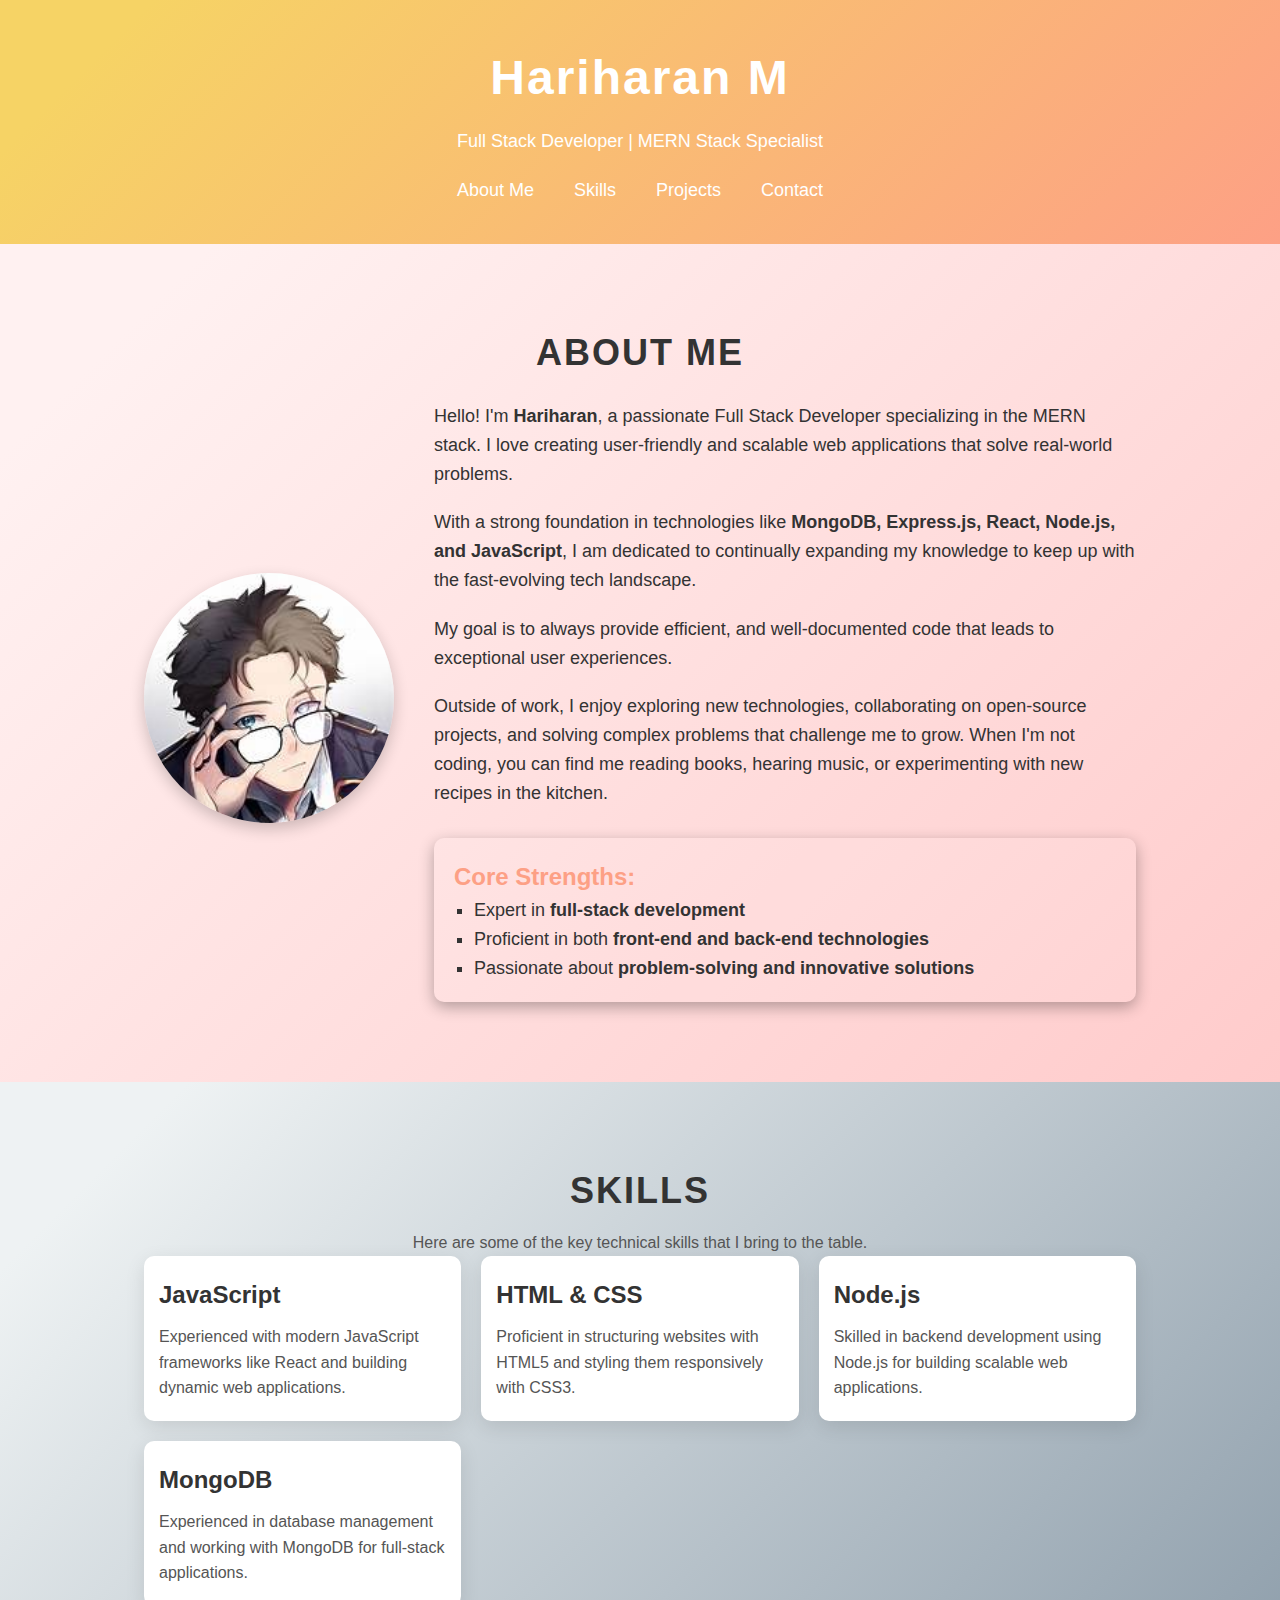
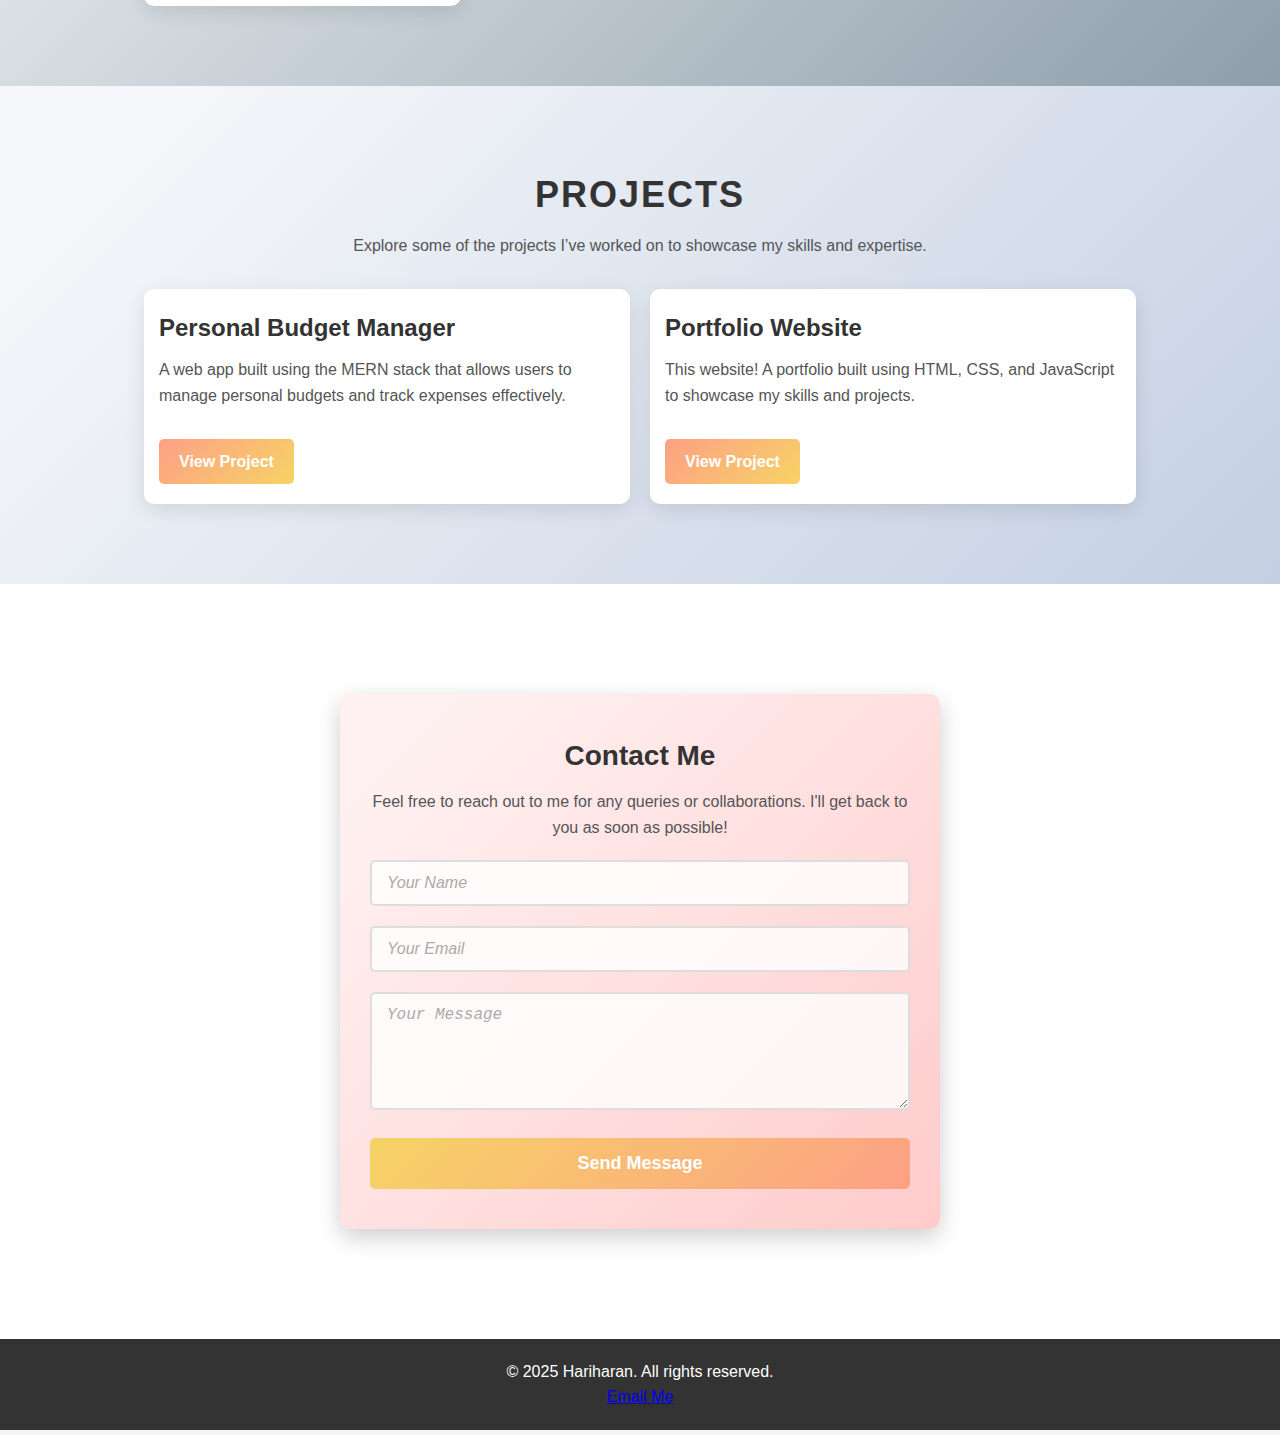
<file: index.html>
<!DOCTYPE html>
<html lang="en">
<head>
    <meta charset="UTF-8">
    <meta name="author" content="Hariharan">
    <meta name="description" content="Portfolio Website - MERN Stack Developer">
    <title>Hariharan Portfolio</title>
    <link rel="stylesheet" href="styles.css">
</head>
<body>

    <!-- Header Section -->
    <header id="header">
        <div class="container">
            <h1>Hariharan M</h1>
            <p>Full Stack Developer | MERN Stack Specialist</p>
            <nav>
                <ul>
                    <li><a href="#about">About Me</a></li>
                    <li><a href="#skills">Skills</a></li>
                    <li><a href="#projects">Projects</a></li>
                    <li><a href="#contact">Contact</a></li>
                </ul>
            </nav>
        </div>
    </header>
    
<!-- About Me Section -->
<section id="about" class="section">
    <div class="container">
        <h2>About Me</h2>
        <div class="about-content">
            <!-- Profile Picture -->
            <div class="about-image">
                <img src="assets/profile.jpg" alt="Profile Picture" />
            </div>

            <!-- About Text -->
            <div class="about-text">
                <p>Hello! I'm <strong>Hariharan</strong>, a passionate Full Stack Developer specializing in the MERN stack. I love creating user-friendly and scalable web applications that solve real-world problems.</p>

                <p>With a strong foundation in technologies like <strong>MongoDB, Express.js, React, Node.js, and JavaScript</strong>, I am dedicated to continually expanding my knowledge to keep up with the fast-evolving tech landscape.</p>

                <p> My goal is to always provide efficient, and well-documented code that leads to exceptional user experiences.</p>

                <p>Outside of work, I enjoy exploring new technologies, collaborating on open-source projects, and solving complex problems that challenge me to grow. When I'm not coding, you can find me reading books, hearing music, or experimenting with new recipes in the kitchen.</p>

                <div class="highlight">
                    <h3>Core Strengths:</h3>
                    <ul>
                        <li>Expert in <strong>full-stack development</strong></li>
                        <li>Proficient in both <strong>front-end and back-end technologies</strong></li>
                        <li>Passionate about <strong>problem-solving and innovative solutions</strong></li>
                    </ul>
                </div>
            </div>
        </div>
    </div>
</section>



    <!-- Skills Section -->
<section id="skills" class="section">
    <div class="container">
        <h2>Skills</h2>
        <p>Here are some of the key technical skills that I bring to the table.</p>
        <div class="skills-grid">
            <div class="skill-card">
                <h3>JavaScript</h3>
                <p>Experienced with modern JavaScript frameworks like React and building dynamic web applications.</p>
            </div>
            <div class="skill-card">
                <h3>HTML & CSS</h3>
                <p>Proficient in structuring websites with HTML5 and styling them responsively with CSS3.</p>
            </div>
            <div class="skill-card">
                <h3>Node.js</h3>
                <p>Skilled in backend development using Node.js for building scalable web applications.</p>
            </div>
            <div class="skill-card">
                <h3>MongoDB</h3>
                <p>Experienced in database management and working with MongoDB for full-stack applications.</p>
            </div>
        </div>
    </div>
</section>


    <!-- Projects Section -->
<section id="projects" class="section">
    <div class="container">
        <h2>Projects</h2>
        <p>Explore some of the projects I’ve worked on to showcase my skills and expertise.</p>
        <div class="projects-grid">
            <div class="project-card">
                <h3>Personal Budget Manager</h3>
                <p>A web app built using the MERN stack that allows users to manage personal budgets and track expenses effectively.</p>
                <a href="https://your-project-link.com" target="_blank" class="project-link">View Project</a>
            </div>
            <div class="project-card">
                <h3>Portfolio Website</h3>
                <p>This website! A portfolio built using HTML, CSS, and JavaScript to showcase my skills and projects.</p>
                <a href="https://your-project-link.com" target="_blank" class="project-link">View Project</a>
            </div>
        </div>
    </div>
</section>


    <!-- Contact Section -->
    <section id="contact" class="section">
        <div class="container">
            <form id="contact-form">
                <h3>Contact Me</h3>
                <p>Feel free to reach out to me for any queries or collaborations. I'll get back to you as soon as possible!</p>
            
                <div class="form-group">
                    <input type="text" id="name" placeholder="Your Name" required>
                </div>
            
                <div class="form-group">
                    <input type="email" id="email" placeholder="Your Email" required>
                </div>
            
                <div class="form-group">
                    <textarea id="message" placeholder="Your Message" rows="5" required></textarea>
                </div>
            
                <button type="submit">Send Message</button>
            </form>
            
        </div>
    </section>

    <!-- Footer -->
    <footer>
        <div class="container">
            <p>&copy; 2025 Hariharan. All rights reserved.</p>
            <p><a href="mailto:haribala112006@gmail.com">Email Me</a></p>
        </div>
    </footer>

    <script src="script.js"></script>
</body>
</html>
</file>
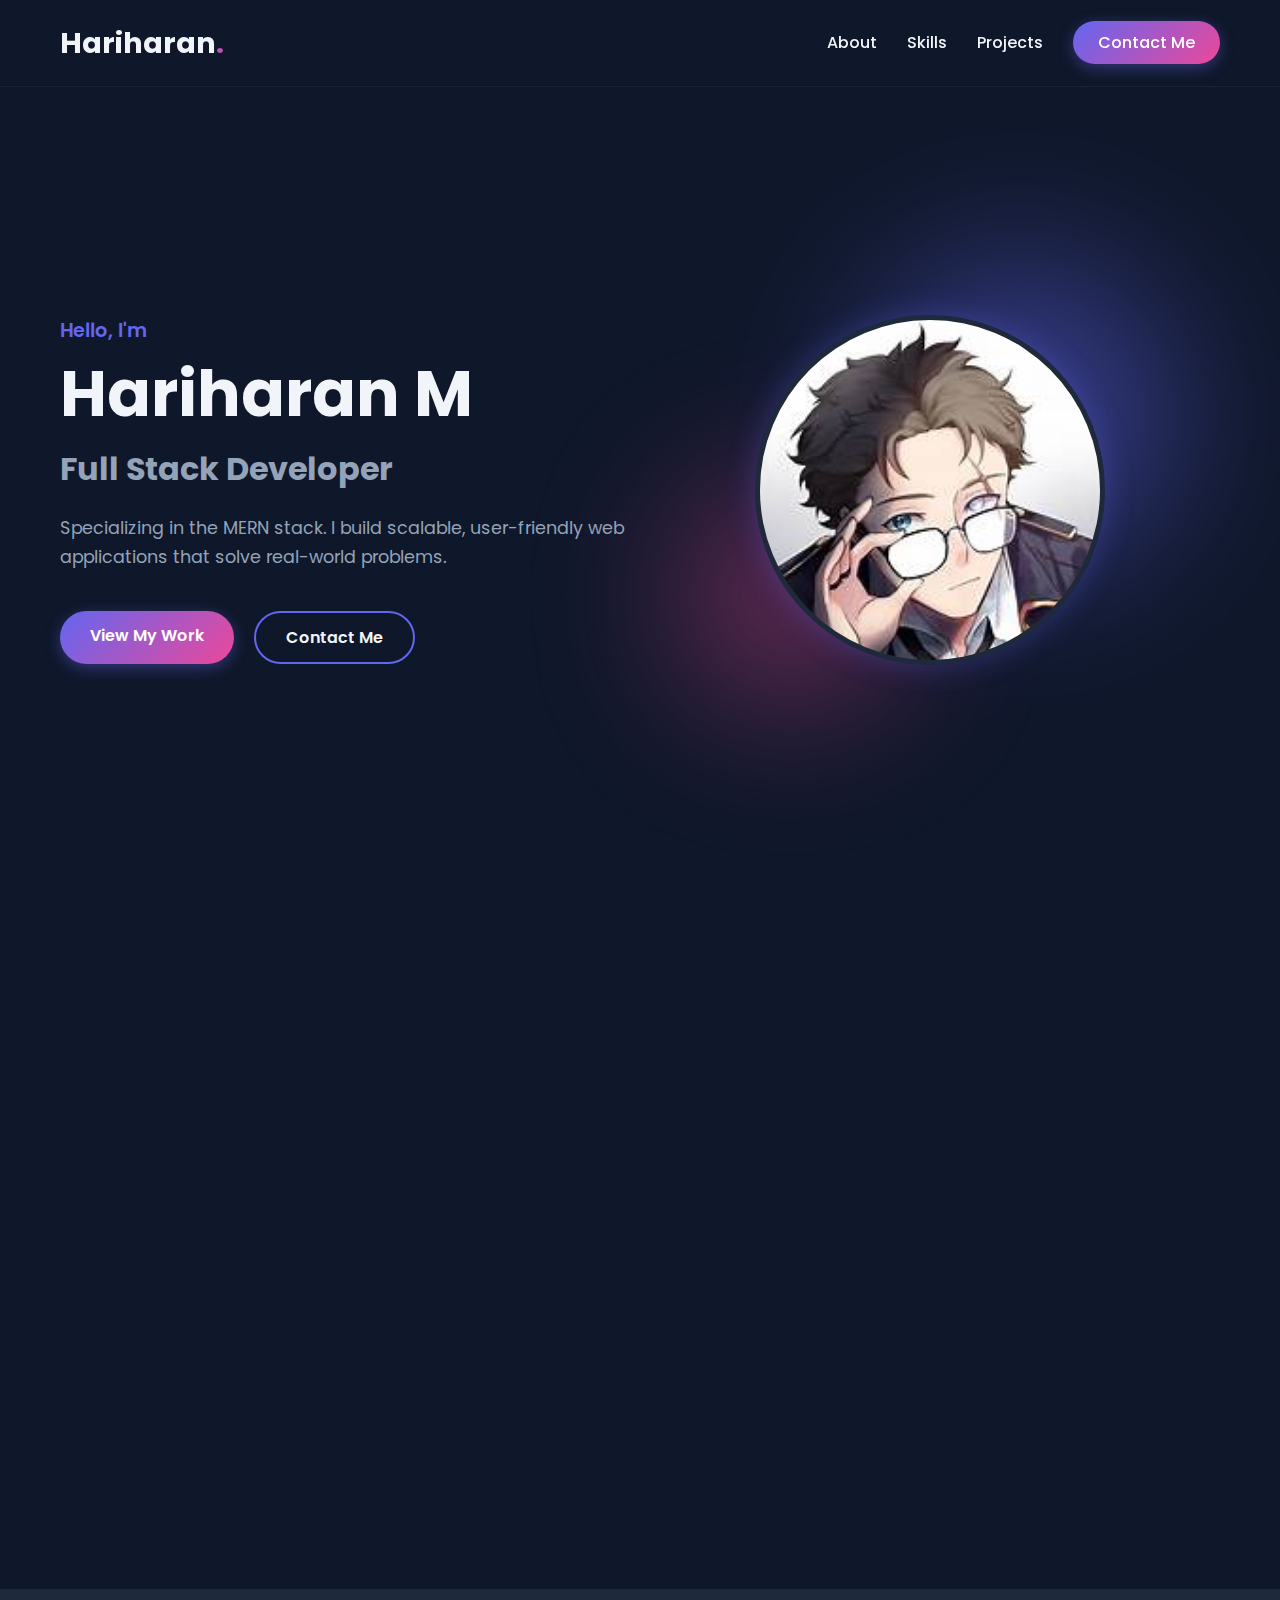
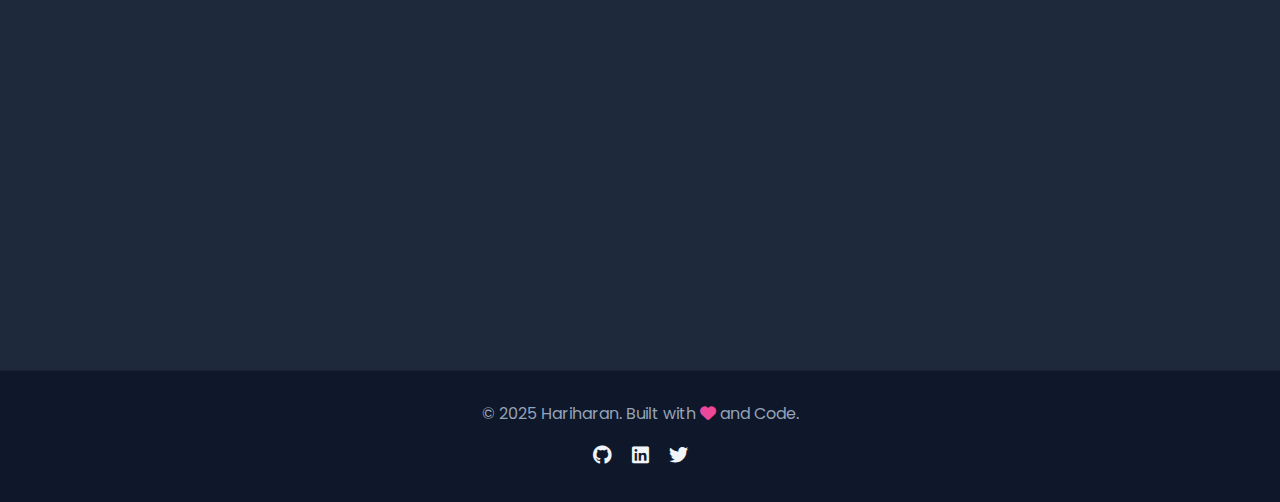
<file: preview/index.html>
<!DOCTYPE html>
<html lang="en">

<head>
    <meta charset="UTF-8">
    <meta name="viewport" content="width=device-width, initial-scale=1.0">
    <meta name="author" content="Hariharan">
    <meta name="description" content="Portfolio Website - MERN Stack Developer">
    <title>Hariharan Portfolio | MERN Stack Developer</title>
    <!-- Google Fonts -->
    <link href="https://fonts.googleapis.com/css2?family=Poppins:wght@300;400;600;700&display=swap" rel="stylesheet">
    <link rel="stylesheet" href="styles.css">
    <!-- FontAwesome for Icons -->
    <link rel="stylesheet" href="https://cdnjs.cloudflare.com/ajax/libs/font-awesome/6.0.0/css/all.min.css">
</head>

<body>

    <!-- Navigation -->
    <nav class="navbar">
        <div class="container nav-container">
            <a href="#" class="logo">Hariharan<span>.</span></a>
            <ul class="nav-links">
                <li><a href="#about">About</a></li>
                <li><a href="#skills">Skills</a></li>
                <li><a href="#projects">Projects</a></li>
                <li><a href="#contact" class="cta-btn">Contact Me</a></li>
            </ul>
            <div class="hamburger">
                <i class="fas fa-bars"></i>
            </div>
        </div>
    </nav>

    <!-- Hero Section -->
    <header id="home" class="hero">
        <div class="container hero-container">
            <div class="hero-content">
                <p class="subtitle">Hello, I'm</p>
                <h1>Hariharan M</h1>
                <h2 class="typing-text">Full Stack Developer <span></span></h2>
                <p class="description">Specializing in the MERN stack. I build scalable, user-friendly web applications
                    that solve real-world problems.</p>
                <div class="hero-btns">
                    <a href="#projects" class="btn primary-btn">View My Work</a>
                    <a href="#contact" class="btn secondary-btn">Contact Me</a>
                </div>
            </div>
            <div class="hero-image">
                <div class="img-wrapper">
                    <!-- Using relative path to original assets, assuming checking from preview folder up one level -->
                    <img src="../assets/profile.jpg" alt="Hariharan"
                        onerror="this.src='https://via.placeholder.com/400x400?text=Profile+Image'">
                </div>
                <div class="shape shape-1"></div>
                <div class="shape shape-2"></div>
            </div>
        </div>
    </header>

    <!-- About Section -->
    <section id="about" class="section">
        <div class="container">
            <h2 class="section-title">About <span>Me</span></h2>
            <div class="about-wrapper">
                <div class="about-text">
                    <p>I am a passionate <strong>Full Stack Developer</strong> with a strong foundation in
                        <strong>MongoDB, Express.js, React, Node.js</strong>. My journey in tech is driven by a
                        curiosity to understand how things work and a desire to build solutions that make a difference.
                    </p>
                    <p>I am dedicated to writing clean, efficient, and well-documented code. When I'm not coding, I'm
                        exploring new tech, contributing to open-source, or reading.</p>

                    <div class="stats-grid">
                        <div class="stat-item">
                            <h3>Full Stack</h3>
                            <p>Development</p>
                        </div>
                        <div class="stat-item">
                            <h3>MERN</h3>
                            <p>Specialist</p>
                        </div>
                        <div class="stat-item">
                            <h3>Problem</h3>
                            <p>Solving</p>
                        </div>
                    </div>
                </div>
            </div>
        </div>
    </section>

    <!-- Skills Section -->
    <section id="skills" class="section bg-light">
        <div class="container">
            <h2 class="section-title">My <span>Skills</span></h2>
            <div class="skills-grid">
                <div class="skill-card">
                    <i class="fab fa-js"></i>
                    <h3>JavaScript</h3>
                    <p>Modern ES6+, DOM manipulation, fetch API, and dynamic interactivity.</p>
                </div>
                <div class="skill-card">
                    <i class="fab fa-html5"></i>
                    <h3>HTML & CSS</h3>
                    <p>Semantic HTML5, CSS3, Flexbox, Grid, and Responsive Design.</p>
                </div>
                <div class="skill-card">
                    <i class="fab fa-node-js"></i>
                    <h3>Node.js</h3>
                    <p>RESTful APIs, Express.js backend architecture, and middleware integration.</p>
                </div>
                <div class="skill-card">
                    <i class="fas fa-database"></i>
                    <h3>MongoDB</h3>
                    <p>NoSQL database design, Schema modeling with Mongoose, and aggregation.</p>
                </div>
            </div>
        </div>
    </section>

    <!-- Projects Section -->
    <section id="projects" class="section">
        <div class="container">
            <h2 class="section-title">Featured <span>Projects</span></h2>
            <div class="projects-grid">
                <div class="project-card">
                    <div class="project-info">
                        <h3>Personal Budget Manager</h3>
                        <p>A comprehensive MERN stack application for tracking expenses and managing personal finances
                            effectively with visual analytics.</p>
                        <div class="tags">
                            <span>MongoDB</span>
                            <span>Express</span>
                            <span>React</span>
                            <span>Node</span>
                        </div>
                        <a href="https://personal-budget-manager-six.vercel.app/" class="btn-link" target="_blank">View
                            Project <i class="fas fa-arrow-right"></i></a>
                    </div>
                </div>

            </div>
        </div>
    </section>

    <!-- Contact Section -->
    <section id="contact" class="section bg-light">
        <div class="container">
            <h2 class="section-title">Get In <span>Touch</span></h2>
            <div class="contact-wrapper">
                <div class="contact-info">
                    <div class="contact-item">
                        <i class="fas fa-envelope"></i>
                        <div>
                            <h3>Email</h3>
                            <p>haribala112006@gmail.com</p>
                        </div>
                    </div>
                    <div class="contact-item">
                        <i class="fas fa-map-marker-alt"></i>
                        <div>
                            <h3>Location</h3>
                            <p>Available for Remote Work</p>
                        </div>
                    </div>
                </div>

                <form id="contact-form" class="modern-form">
                    <div class="form-group">
                        <input type="text" id="name" required placeholder=" ">
                        <label for="name">Your Name</label>
                    </div>
                    <div class="form-group">
                        <input type="email" id="email" required placeholder=" ">
                        <label for="email">Your Email</label>
                    </div>
                    <div class="form-group">
                        <textarea id="message" rows="5" required placeholder=" "></textarea>
                        <label for="message">Your Message</label>
                    </div>
                    <button type="submit" class="btn primary-btn">Send Message</button>
                </form>
            </div>
        </div>
    </section>

    <!-- Footer -->
    <footer>
        <div class="container footer-container">
            <p>&copy; 2025 Hariharan. Built with <i class="fas fa-heart"></i> and Code.</p>
            <div class="social-links">
                <a href="https://github.com/hariharan-1607" target="_blank"><i class="fab fa-github"></i></a>
                <a href="https://www.linkedin.com/in/haribala1617" target="_blank"><i class="fab fa-linkedin"></i></a>
                <a href="#"><i class="fab fa-twitter"></i></a>
            </div>
        </div>
    </footer>

    <script src="script.js"></script>
</body>

</html>
</file>
<file: preview/styles.css>
/* Google Fonts */
@import url('https://fonts.googleapis.com/css2?family=Poppins:wght@300;400;500;600;700&display=swap');

/* Variables */
:root {
    --primary-color: #6366f1;
    /* Indigo */
    --secondary-color: #ec4899;
    /* Pink */
    --bg-dark: #0f172a;
    --bg-light: #1e293b;
    --text-light: #f1f5f9;
    --text-dim: #94a3b8;
    --gradient: linear-gradient(135deg, var(--primary-color), var(--secondary-color));
    --glass: rgba(30, 41, 59, 0.7);
    --border-radius: 12px;
    --transition: all 0.3s ease;
}

/* Base Styles */
* {
    margin: 0;
    padding: 0;
    box-sizing: border-box;
    scroll-behavior: smooth;
}

body {
    font-family: 'Poppins', sans-serif;
    background-color: var(--bg-dark);
    color: var(--text-light);
    line-height: 1.6;
    overflow-x: hidden;
}

a {
    text-decoration: none;
    color: inherit;
}

ul {
    list-style: none;
}

.container {
    max-width: 1200px;
    margin: 0 auto;
    padding: 0 20px;
}

/* Sections */
.section {
    padding: 100px 0;
}

.bg-light {
    background-color: var(--bg-light);
}

.section-title {
    text-align: center;
    font-size: 2.5rem;
    margin-bottom: 60px;
    position: relative;
    /* Removed fragile centering properties */
}

.section-title span,
.logo span,
.skill-card i {
    background: var(--gradient);
    -webkit-background-clip: text;
    background-clip: text;
    -webkit-text-fill-color: transparent;
    color: transparent;
}

.section-title::after {
    content: '';
    position: absolute;
    bottom: -15px;
    left: 50%;
    transform: translateX(-50%);
    width: 60px;
    height: 4px;
    background: var(--gradient);
    border-radius: 2px;
}

/* Navbar */
.navbar {
    position: fixed;
    top: 0;
    left: 0;
    width: 100%;
    background-color: rgba(15, 23, 42, 0.9);
    backdrop-filter: blur(10px);
    z-index: 1000;
    padding: 20px 0;
    border-bottom: 1px solid rgba(255, 255, 255, 0.05);
}

.nav-container {
    display: flex;
    justify-content: space-between;
    align-items: center;
}

.logo {
    font-size: 1.8rem;
    font-weight: 700;
    color: var(--text-light);
}



/* Scroll Animations */
.hidden {
    opacity: 0;
    transform: translateY(30px);
    transition: all 0.8s ease-out;
}

.show {
    opacity: 1;
    transform: translateY(0);
}

.nav-links {
    display: flex;
    gap: 30px;
}

.nav-links a {
    color: var(--text-light);
    font-weight: 500;
    transition: var(--transition);
}

.nav-links a:hover {
    color: var(--primary-color);
}

.cta-btn {
    background: var(--gradient);
    padding: 10px 25px;
    border-radius: 50px;
    color: white !important;
    box-shadow: 0 4px 15px rgba(99, 102, 241, 0.4);
}

.cta-btn:hover {
    transform: translateY(-2px);
    box-shadow: 0 6px 20px rgba(99, 102, 241, 0.6);
}

.hamburger {
    display: none;
    font-size: 1.5rem;
    cursor: pointer;
}

/* Hero Section */
.hero {
    height: 100vh;
    display: flex;
    align-items: center;
    position: relative;
    overflow: hidden;
    padding-top: 80px;
    /* navbar height */
}

.hero-container {
    display: flex;
    align-items: center;
    justify-content: space-between;
    width: 100%;
}

.hero-content {
    flex: 1;
}

.subtitle {
    font-size: 1.2rem;
    color: var(--primary-color);
    font-weight: 600;
    margin-bottom: 10px;
}

.hero h1 {
    font-size: 4rem;
    font-weight: 700;
    line-height: 1.2;
    margin-bottom: 10px;
}

.typing-text {
    font-size: 2rem;
    color: var(--text-dim);
    margin-bottom: 20px;
}

.description {
    font-size: 1.1rem;
    color: var(--text-dim);
    margin-bottom: 40px;
    max-width: 600px;
}

.hero-btns {
    display: flex;
    gap: 20px;
}

.btn {
    padding: 12px 30px;
    border-radius: 50px;
    font-weight: 600;
    cursor: pointer;
    transition: var(--transition);
}

.primary-btn {
    background: var(--gradient);
    color: white;
    border: none;
    box-shadow: 0 4px 15px rgba(99, 102, 241, 0.4);
}

.primary-btn:hover {
    transform: translateY(-3px);
    box-shadow: 0 8px 25px rgba(99, 102, 241, 0.6);
}

.secondary-btn {
    background: transparent;
    border: 2px solid var(--primary-color);
    color: var(--text-light);
}

.secondary-btn:hover {
    background: rgba(99, 102, 241, 0.1);
}

.hero-image {
    flex: 1;
    display: flex;
    justify-content: center;
    position: relative;
}

.img-wrapper {
    width: 350px;
    height: 350px;
    border-radius: 50%;
    overflow: hidden;
    border: 5px solid var(--bg-light);
    box-shadow: 0 0 30px rgba(99, 102, 241, 0.3);
    z-index: 2;
    background-color: #333;
}

.img-wrapper img {
    width: 100%;
    height: 100%;
    object-fit: cover;
}

/* Animations */
.shape {
    position: absolute;
    border-radius: 50%;
    filter: blur(80px);
    z-index: 1;
    opacity: 0.5;
}

.shape-1 {
    width: 300px;
    height: 300px;
    background: var(--primary-color);
    top: -50px;
    right: 50px;
    animation: float 6s infinite ease-in-out;
}

.shape-2 {
    width: 200px;
    height: 200px;
    background: var(--secondary-color);
    bottom: -30px;
    left: 50px;
    animation: float 8s infinite ease-in-out reverse;
}

@keyframes float {

    0%,
    100% {
        transform: translate(0, 0);
    }

    50% {
        transform: translate(20px, -20px);
    }
}

/* About Section */
.about-wrapper {
    background: var(--bg-light);
    padding: 40px;
    border-radius: var(--border-radius);
    box-shadow: 0 10px 30px rgba(0, 0, 0, 0.2);
}

.about-text {
    text-align: center;
}

.about-text p {
    margin-bottom: 20px;
    color: var(--text-dim);
}

.about-text strong {
    color: var(--text-light);
}

.stats-grid {
    display: grid;
    grid-template-columns: repeat(auto-fit, minmax(150px, 1fr));
    gap: 20px;
    margin-top: 40px;
}

.stat-item {
    text-align: center;
    padding: 20px;
    background: var(--bg-dark);
    border-radius: 10px;
    border: 1px solid rgba(255, 255, 255, 0.05);
    transition: var(--transition);
}

.stat-item:hover {
    transform: translateY(-5px);
    border-color: var(--primary-color);
}

.stat-item h3 {
    margin-bottom: 5px;
    color: var(--primary-color);
}

/* Skills Section */
.skills-grid {
    display: grid;
    grid-template-columns: repeat(auto-fit, minmax(250px, 1fr));
    gap: 30px;
}

.skill-card {
    background: var(--bg-dark);
    padding: 30px;
    border-radius: var(--border-radius);
    text-align: center;
    transition: var(--transition);
    border: 1px solid rgba(255, 255, 255, 0.05);
}

.skill-card:hover {
    transform: translateY(-10px);
    background: rgba(99, 102, 241, 0.15);
    box-shadow: 0 15px 35px rgba(0, 0, 0, 0.4);
    border-color: var(--primary-color);
}

.skill-card i {
    font-size: 3rem;
    margin-bottom: 20px;
}

.skill-card h3 {
    margin-bottom: 15px;
    font-size: 1.2rem;
}

.skill-card p {
    color: var(--text-dim);
    font-size: 0.9rem;
}

/* Projects Section */
.projects-grid {
    display: grid;
    grid-template-columns: repeat(auto-fit, minmax(300px, 1fr));
    gap: 30px;
}

.project-card {
    background: var(--bg-light);
    border-radius: var(--border-radius);
    overflow: hidden;
    transition: var(--transition);
    position: relative;
    border: 1px solid rgba(255, 255, 255, 0.05);
}

.project-card:hover {
    transform: translateY(-10px);
    border-color: var(--primary-color);
    box-shadow: 0 15px 35px rgba(0, 0, 0, 0.4);
}

.project-info {
    padding: 30px;
    text-align: center;
}

.project-info h3 {
    margin-bottom: 10px;
    font-size: 1.4rem;
}

.project-info p {
    color: var(--text-dim);
    margin-bottom: 20px;
    font-size: 0.95rem;
}

.tags {
    display: flex;
    flex-wrap: wrap;
    gap: 10px;
    margin-bottom: 25px;
    justify-content: center;
}

.tags span {
    background: rgba(99, 102, 241, 0.2);
    color: var(--primary-color);
    padding: 5px 12px;
    border-radius: 20px;
    font-size: 0.8rem;
    font-weight: 600;
}

.btn-link {
    color: var(--secondary-color);
    font-weight: 600;
    transition: var(--transition);
}

.btn-link:hover {
    color: var(--primary-color);
    letter-spacing: 1px;
}

/* Contact Section */
.contact-wrapper {
    display: grid;
    grid-template-columns: 1fr 1.5fr;
    gap: 50px;
    background: var(--bg-dark);
    padding: 50px;
    border-radius: var(--border-radius);
    box-shadow: 0 10px 30px rgba(0, 0, 0, 0.2);
}

.contact-item {
    display: flex;
    align-items: center;
    gap: 20px;
    margin-bottom: 30px;
}

.contact-item i {
    font-size: 1.5rem;
    color: var(--primary-color);
    background: rgba(99, 102, 241, 0.1);
    padding: 15px;
    border-radius: 50%;
}

.modern-form .form-group {
    position: relative;
    margin-bottom: 30px;
}

.modern-form input,
.modern-form textarea {
    width: 100%;
    padding: 15px;
    background: transparent;
    border: 1px solid rgba(255, 255, 255, 0.2);
    border-radius: 8px;
    color: var(--text-light);
    font-size: 1rem;
    font-family: inherit;
    transition: var(--transition);
}

.modern-form textarea {
    resize: vertical;
}

.modern-form label {
    position: absolute;
    left: 15px;
    top: 15px;
    color: var(--text-dim);
    pointer-events: none;
    transition: var(--transition);
    background: var(--bg-dark);
    padding: 0 5px;
}

.modern-form input:focus,
.modern-form textarea:focus,
.modern-form input:not(:placeholder-shown),
.modern-form textarea:not(:placeholder-shown) {
    border-color: var(--primary-color);
    outline: none;
}

.modern-form input:focus~label,
.modern-form textarea:focus~label,
.modern-form input:not(:placeholder-shown)~label,
.modern-form textarea:not(:placeholder-shown)~label {
    top: -10px;
    font-size: 0.8rem;
    color: var(--primary-color);
}

/* Footer */
footer {
    background: var(--bg-dark);
    padding: 30px 0;
    text-align: center;
    border-top: 1px solid rgba(255, 255, 255, 0.05);
}

.footer-container {
    display: flex;
    flex-direction: column;
    align-items: center;
    gap: 15px;
}

.footer-container p {
    color: var(--text-dim);
}

.footer-container i.fa-heart {
    color: var(--secondary-color);
}

.social-links {
    display: flex;
    gap: 20px;
}

.social-links a {
    color: var(--text-light);
    font-size: 1.2rem;
    transition: var(--transition);
}

.social-links a:hover {
    color: var(--primary-color);
    transform: translateY(-3px);
}

/* Mobile Responsiveness */
@media (max-width: 768px) {
    .nav-links {
        display: none;
        flex-direction: column;
        position: absolute;
        top: 70px;
        left: 0;
        width: 100%;
        background: var(--bg-dark);
        padding: 20px;
        border-bottom: 1px solid rgba(255, 255, 255, 0.1);
        gap: 20px;
        animation: slideDown 0.3s ease forwards;
    }

    .nav-links.active {
        display: flex;
    }

    @keyframes slideDown {
        from {
            opacity: 0;
            transform: translateY(-20px);
        }

        to {
            opacity: 1;
            transform: translateY(0);
        }
    }

    .hamburger {
        display: block;
    }

    .hero-container {
        flex-direction: column-reverse;
        text-align: center;
    }

    .hero-image {
        margin-bottom: 50px;
    }

    .hero h1 {
        font-size: 2.5rem;
    }

    .description {
        margin: 0 auto 40px;
    }

    .hero-btns {
        justify-content: center;
    }

    .contact-wrapper {
        grid-template-columns: 1fr;
    }
}
</file>
<file: styles.css>
/* General Reset and Base Styling */
* {
    margin: 0;
    padding: 0;
    box-sizing: border-box;
}

body {
    font-family: 'Arial', sans-serif;
    line-height: 1.6;
    background-color: #f4f4f4;
    color: #333;
}

/* Global Container */
.container {
    width: 80%;
    margin: 0 auto;
}

/* Header Styling */
header {
    background: linear-gradient(135deg, #f6d365 10%, #fda085 100%);
    padding: 40px 0;
    text-align: center;
    color: #fff;
}

header h1 {
    font-size: 48px;
    font-weight: bold;
    margin-bottom: 10px;
    letter-spacing: 2px;
}

header p {
    font-size: 18px;
    font-weight: 300;
}

/* Navigation Styling */
nav ul {
    list-style: none;
    display: flex;
    justify-content: center;
    margin-top: 20px;
}

nav ul li {
    margin: 0 20px;
}

nav ul li a {
    color: #fff;
    text-decoration: none;
    font-size: 18px;
    transition: color 0.3s;
}

nav ul li a:hover {
    color: #fda085;
}

/* About Me Section */
#about {
    background: linear-gradient(135deg, #fff1f1 10%, #ffcbcb 100%);
    padding: 80px 20px;
    color: #333;
}

#about h2 {
    font-size: 36px;
    font-weight: bold;
    color: #333;
    margin-bottom: 20px;
    text-align: center;
    text-transform: uppercase;
    letter-spacing: 2px;
}

.about-content {
    display: flex;
    justify-content: space-between;
    align-items: center;
    flex-wrap: wrap;
    gap: 40px;
}

.about-image {
    flex: 1;
    max-width: 250px;
    text-align: center;
}

.about-image img {
    width: 100%;
    height: auto;
    border-radius: 50%;
    box-shadow: 0 6px 15px rgba(0, 0, 0, 0.2);
    transition: transform 0.3s ease;
}

.about-image img:hover {
    transform: scale(1.1);
}

.about-text {
    flex: 2;
    max-width: 800px;
    text-align: left;
}

.about-text p {
    font-size: 18px;
    line-height: 1.6;
    margin-bottom: 20px;
}

.highlight {
    margin-top: 30px;
    background-color: rgba(255, 255, 255, 0.1);
    padding: 20px;
    border-radius: 10px;
    box-shadow: 0 5px 15px rgba(0, 0, 0, 0.3);
}

.highlight h3 {
    font-size: 24px;
    color: #fda085;
    font-weight: bold;
}

.highlight ul {
    list-style-type: square;
    padding-left: 20px;
}

.highlight ul li {
    font-size: 18px;
    color: #333;
}

/* Contact Section */
#contact {
    background-color: #fff;
    padding: 80px 20px;
}

#contact h2 {
    text-align: center;
    font-size: 36px;
    color: #333;
    margin-bottom: 20px;
}

.contact-form {
    display: flex;
    flex-direction: column;
    max-width: 600px;
    margin: 0 auto;
    background-color: #f8f8f8;
    padding: 20px;
    border-radius: 10px;
    box-shadow: 0 6px 20px rgba(0, 0, 0, 0.1);
}

.contact-form input,
.contact-form textarea {
    margin-bottom: 15px;
    padding: 10px;
    font-size: 18px;
    border: 2px solid #ddd;
    border-radius: 5px;
    background-color: #fff;
}

.contact-form input:focus,
.contact-form textarea:focus {
    border-color: #fda085;
    outline: none;
}

.contact-form button {
    padding: 15px;
    font-size: 18px;
    color: #fff;
    background-color: #fda085;
    border: none;
    border-radius: 5px;
    cursor: pointer;
    transition: background-color 0.3s;
}

.contact-form button:hover {
    background-color: #f6d365;
}

/* Footer Styling */
footer {
    background-color: #333;
    padding: 20px;
    color: #fff;
    text-align: center;
}

footer p {
    font-size: 16px;
}

/* Responsive Design */
@media (max-width: 768px) {
    .about-content {
        flex-direction: column;
        text-align: center;
    }

    .about-text {
        text-align: center;
    }

    nav ul {
        flex-direction: column;
        gap: 10px;
    }

    .contact-form {
        width: 90%;
    }
}
/* Contact Form Styling */
#contact-form {
    background: linear-gradient(135deg, #fff1f1 10%, #ffcbcb 100%);
    padding: 40px 30px;
    border-radius: 10px;
    box-shadow: 0 8px 25px rgba(0, 0, 0, 0.2);
    max-width: 600px;
    margin: 30px auto;
    text-align: center;
}

#contact-form h3 {
    font-size: 28px;
    font-weight: bold;
    color: #333;
    margin-bottom: 10px;
}

#contact-form p {
    font-size: 16px;
    color: #555;
    margin-bottom: 20px;
}

.form-group {
    margin-bottom: 20px;
    position: relative;
}

#contact-form input,
#contact-form textarea {
    width: 100%;
    padding: 12px 15px;
    border: 2px solid #ddd;
    border-radius: 5px;
    font-size: 16px;
    color: #333;
    transition: all 0.3s ease;
    background: rgba(255, 255, 255, 0.8);
}

#contact-form input:focus,
#contact-form textarea:focus {
    outline: none;
    border-color: #fda085;
    background: rgba(255, 255, 255, 1);
    box-shadow: 0 0 8px rgba(253, 160, 133, 0.8);
}

#contact-form button {
    width: 100%;
    padding: 15px;
    font-size: 18px;
    font-weight: bold;
    color: #fff;
    background: linear-gradient(135deg, #f6d365 0%, #fda085 100%);
    border: none;
    border-radius: 5px;
    cursor: pointer;
    transition: transform 0.3s ease, background-color 0.3s ease;
}

#contact-form button:hover {
    background: linear-gradient(135deg, #fda085 0%, #f6d365 100%);
    transform: scale(1.05);
}

/* Add Placeholder Styling */
#contact-form input::placeholder,
#contact-form textarea::placeholder {
    color: #aaa;
    font-style: italic;
}

/* Add focus placeholder effect */
#contact-form input:focus::placeholder,
#contact-form textarea:focus::placeholder {
    color: transparent;
}

/* Mobile Responsiveness */
@media (max-width: 768px) {
    #contact-form {
        padding: 30px 20px;
    }

    #contact-form h3 {
        font-size: 24px;
    }

    #contact-form p {
        font-size: 14px;
    }
}
/* Projects Section Styling */
#projects {
    padding: 80px 20px;
    background: linear-gradient(135deg, #f5f7fa 10%, #c3cfe2 100%);
    text-align: center;
}

#projects h2 {
    font-size: 36px;
    color: #333;
    margin-bottom: 10px;
    text-transform: uppercase;
    letter-spacing: 2px;
}

#projects p {
    font-size: 16px;
    color: #555;
    margin-bottom: 30px;
    max-width: 700px;
    margin-left: auto;
    margin-right: auto;
}

.projects-grid {
    display: grid;
    grid-template-columns: repeat(auto-fit, minmax(300px, 1fr));
    gap: 20px;
    justify-content: center;
}

.project-card {
    background: #fff;
    border-radius: 10px;
    box-shadow: 0 6px 20px rgba(0, 0, 0, 0.1);
    padding: 20px 15px;
    transition: transform 0.3s ease, box-shadow 0.3s ease;
    display: flex;
    flex-direction: column;
    justify-content: space-between;
    text-align: left;
}

.project-card:hover {
    transform: translateY(-10px);
    box-shadow: 0 12px 25px rgba(0, 0, 0, 0.2);
}

.project-card h3 {
    font-size: 24px;
    font-weight: bold;
    color: #333;
    margin-bottom: 10px;
}

.project-card p {
    font-size: 16px;
    color: #666;
    line-height: 1.6;
    margin-bottom: 20px;
}

.project-link {
    display: inline-block;
    font-size: 16px;
    font-weight: bold;
    color: #fff;
    background: linear-gradient(135deg, #fda085 0%, #f6d365 100%);
    padding: 10px 20px;
    border-radius: 5px;
    text-decoration: none;
    transition: background-color 0.3s, transform 0.3s ease;
    align-self: flex-start;
}

.project-link:hover {
    background: linear-gradient(135deg, #f6d365 0%, #fda085 100%);
    transform: scale(1.05);
}
/* Skills Section Styling */
#skills {
    padding: 80px 20px;
    background: linear-gradient(135deg, #eef2f3 10%, #8e9eab 100%);
    text-align: center;
    color: #333;
}

#skills h2 {
    font-size: 36px;
    font-weight: bold;
    margin-bottom: 10px;
    text-transform: uppercase;
    letter-spacing: 2px;
}

#skills p {
    font-size: 16px;
    color: #555;
    margin-bottom: 30px;
    max-width: 700px;
    margin: 0 auto;
}

.skills-grid {
    display: grid;
    grid-template-columns: repeat(auto-fit, minmax(250px, 1fr));
    gap: 20px;
    justify-content: center;
}

.skill-card {
    background: #fff;
    border-radius: 10px;
    box-shadow: 0 6px 20px rgba(0, 0, 0, 0.1);
    padding: 20px 15px;
    transition: transform 0.3s ease, box-shadow 0.3s ease;
    text-align: left;
}

.skill-card:hover {
    transform: translateY(-10px);
    box-shadow: 0 12px 25px rgba(0, 0, 0, 0.2);
}

.skill-card h3 {
    font-size: 24px;
    font-weight: bold;
    color: #333;
    margin-bottom: 10px;
}

.skill-card p {
    font-size: 16px;
    color: #666;
    line-height: 1.6;
}

/* Responsive Design */
@media (max-width: 768px) {
    #skills {
        text-align: center;
    }
    .skill-card {
        text-align: center;
    }
}
</file>
